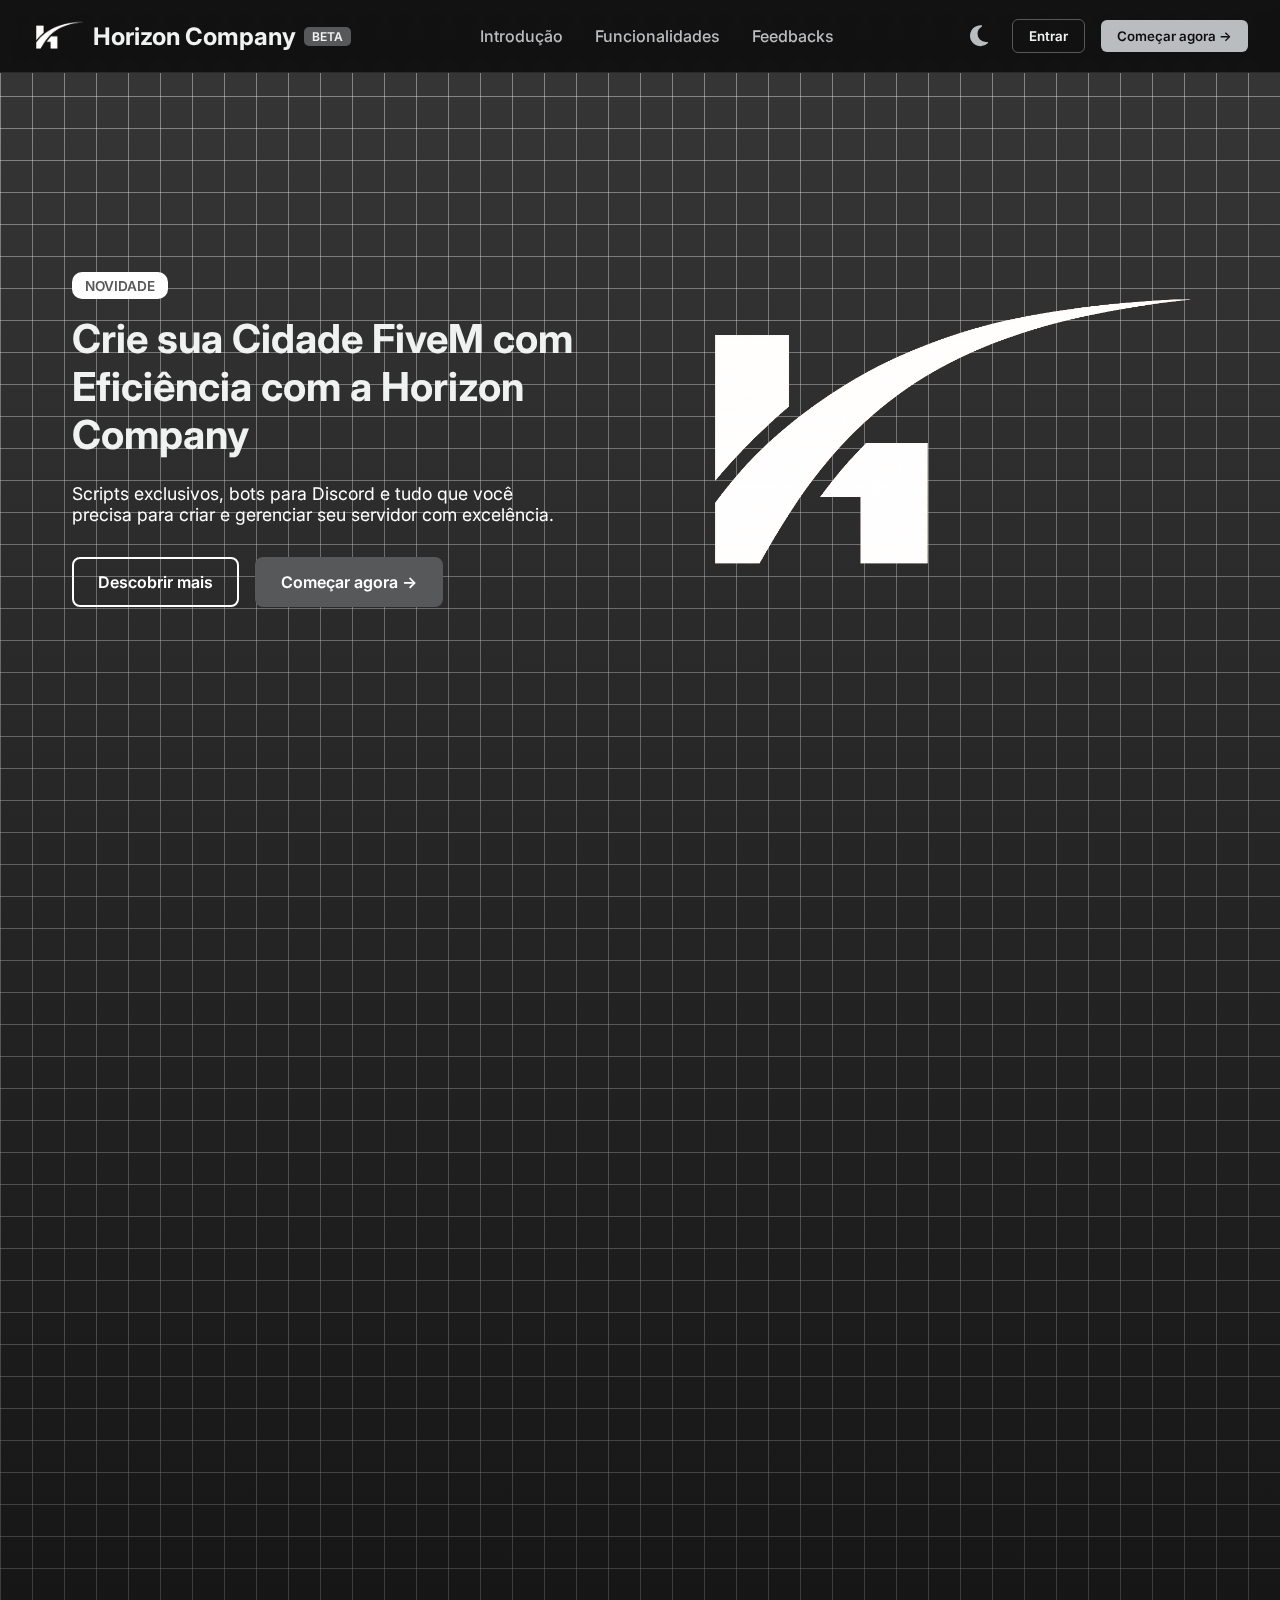
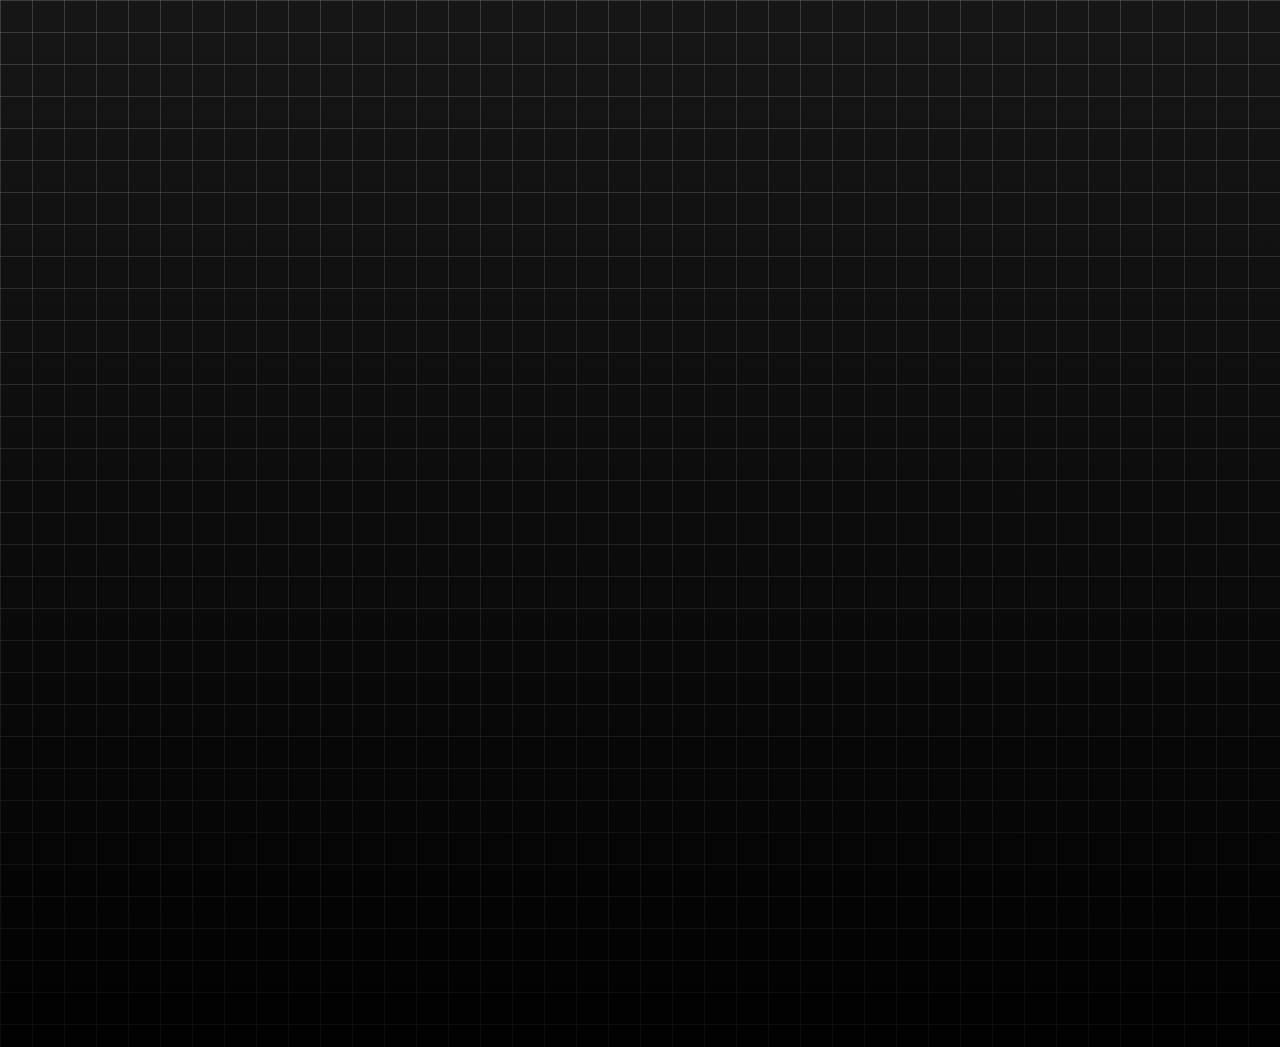
<file: index.html>
<!DOCTYPE html>
<html lang="pt-BR">

<head>
    <meta charset="UTF-8">
    <meta name="viewport" content="width=device-width, initial-scale=1.0">
    <link rel="icon" type="image/png" sizes="32x32" href="img/hori.png">
    <link rel="stylesheet" href="https://cdnjs.cloudflare.com/ajax/libs/font-awesome/6.4.0/css/all.min.css">
    <link rel="stylesheet" href="style.css">
    <link rel="stylesheet" href="https://fonts.googleapis.com/css2?family=Inter:wght@400;600;700&display=swap">
    <title>Horizon Company | Bots para Discord & FiveM</title>
</head>

<body class="dark">
    <header class="navbar">
        <div class="logo-container">
            <div class="logo">
                <img src="img/hori.png" alt="Horizon Company Logo">
                Horizon Company
                <span class="beta-badge">BETA</span>
            </div>
            <div class="logo-mobile">
                <img src="img/hori.png" alt="Horizon Company Logo">
            </div>
        </div>

        <nav class="nav-links">
            <a href="#intro">Introdução</a>
            <a href="#funcionalidades-anchor">Funcionalidades</a>
            <a href="#Feedbacks">Feedbacks</a>
        </nav>

        <div class="nav-buttons">
            <div class="desktop-theme-dropdown">
                <button class="theme-toggle" aria-label="Mudar tema">
                    <i class="fa-solid fa-moon"></i>
                </button>
                <div class="theme-options">
                    <button data-theme="dark"><i class="fa-solid fa-moon"></i> Escuro</button>
                    <button data-theme="light"><i class="fa-solid fa-sun"></i> Claro</button>
                </div>
            </div>
            <a href="login.html"><button class="btn-login">Entrar</button></a>
            <a href="sing-up.html"><button class="btn-signup">Começar agora →</button></a>
        </div>

        <div class="mobile-controls">
            <div class="theme-dropdown">
                <button class="theme-toggle" aria-label="Mudar tema">
                    <i class="fa-solid fa-moon"></i>
                </button>
                <div class="theme-options">
                    <button data-theme="dark"><i class="fa-solid fa-moon"></i> Escuro</button>
                    <button data-theme="light"><i class="fa-solid fa-sun"></i> Claro</button>
                </div>
            </div>
            <button class="menu-toggle" aria-label="Menu">☰</button>
        </div>
    </header>

    <section id="intro" class="container fade-in">
        <div class="feature-section">
            <div class="feature-content">
                <span class="badge">Novidade</span>
                <h1>Crie sua <span>Cidade FiveM</span> com Eficiência com a Horizon Company</h1>
                <p>Scripts exclusivos, bots para Discord e tudo que você precisa para criar e gerenciar seu servidor com
                    excelência.</p>
                <div class="buttons">
                    <a href="#saiba-mais" class="btn btn-outline">Descobrir mais</a>
                    <a href="#comecar-agora" class="btn btn-primary">Começar agora →</a>
                </div>
            </div>
            <div class="feature-image">
                <img class="feature-logo" src="img/hori.png" alt="Dashboard...">
            </div>
        </div>
    </section>
    <div id="funcionalidades-anchor" style="position: relative; top: -1px;"></div>
    <section id="funcionalidades" class="tickets-container fade-in rounded-2xl overflow-hidden">
        <div class="tickets-image">
            <img src="img/hori.png" alt="Exemplo de painel de tickets">
        </div>
        <div class="tickets-content">
            <span class="badge">FUNCIONALIDADES</span>
            <h2>Integrações Essenciais para seu Servidor RP</h2>
            <p class="tickets-description">
                Tenha acesso a soluções completas como bots para Discord, login via Steam, integração com banco de dados
                e ferramentas para desenvolver sua cidade com eficiência.
            </p>

            <div class="tickets-grid">
                <div class="ticket-card destaque">
                    <i class="fa-brands fa-discord"></i>
                    <h3>Bots para Discord</h3>
                    <p>Automatize seu servidor com bots inteligentes, comandos personalizados e integração com seu
                        FiveM.</p>
                </div>

                <div class="ticket-card">
                    <i class="fa-brands fa-steam"></i>
                    <h3>API de Login com Steam</h3>
                    <p>Implemente login via Steam para conectar seus jogadores com segurança e praticidade ao site.</p>
                </div>

                <div class="ticket-card">
                    <i class="fa-solid fa-database"></i>
                    <h3>Conexão Site - Banco de Dados</h3>
                    <p>Conecte seu site ao banco de dados da cidade e sincronize diamantes, usuários e permissões.</p>
                </div>

                <div class="ticket-card">
                    <i class="fa-solid fa-code icon"></i>
                    <h3>Desenvolvimento de Cidades</h3>
                    <p>Criação e personalização completa da sua cidade RP com sistemas exclusivos e responsivos.</p>
                </div>
            </div>
    </section>

    <section id="Feedbacks" class="testimonials fade-in">
        <h1 class="testimonials-title">O que dizem nossos clientes</h1>
        <div class="testimonial-grid">
            <div class="notification">
                <div class="notiglow"></div>
                <div class="notiborderglow"></div>
                <div class="notititle">Matheus, Liberty RP</div>
                <div class="notibody">Nunca foi tão fácil montar minha cidade RP. A Horizon entregou tudo pronto e
                    funcional!</div>
            </div>
            <div class="notification">
                <div class="notiglow"></div>
                <div class="notiborderglow"></div>
                <div class="notititle">Júlia, New World RP</div>
                <div class="notibody">O sistema de login via Steam é incrível! Simples de configurar e super seguro.
                </div>
            </div>
            <div class="notification">
                <div class="notiglow"></div>
                <div class="notiborderglow"></div>
                <div class="notititle">Renan, Favela Realista RP</div>
                <div class="notibody">Com os bots da Horizon, meu Discord virou profissional. Automação total!</div>
            </div>
            <div class="notification">
                <div class="notiglow"></div>
                <div class="notiborderglow"></div>
                <div class="notititle">Beatriz, Capital BR RP</div>
                <div class="notibody">A equipe da Horizon é super atenciosa. Me ajudaram do zero até lançar minha
                    cidade!</div>
            </div>
        </div>
    </section>


    <div class="mobile-menu-container">
        <nav class="mobile-nav-links">
            <a href="#intro">Introdução</a>
            <a href="#funcionalidades-anchor">Funcionalidades</a>
            <a href="#Feedbacks">Feedbacks</a>
        </nav>

        <hr class="menu-divider">

        <div class="mobile-menu-buttons">
            <button class="btn-login" onclick="window.location.href='login.html'">Entrar</button>
            <button class="btn-signup" onclick="window.location.href='sing-up.html'">Começar agora →</button>
        </div>
    </div>

    <script src="script.js"></script>
</body>

</html>
</file>
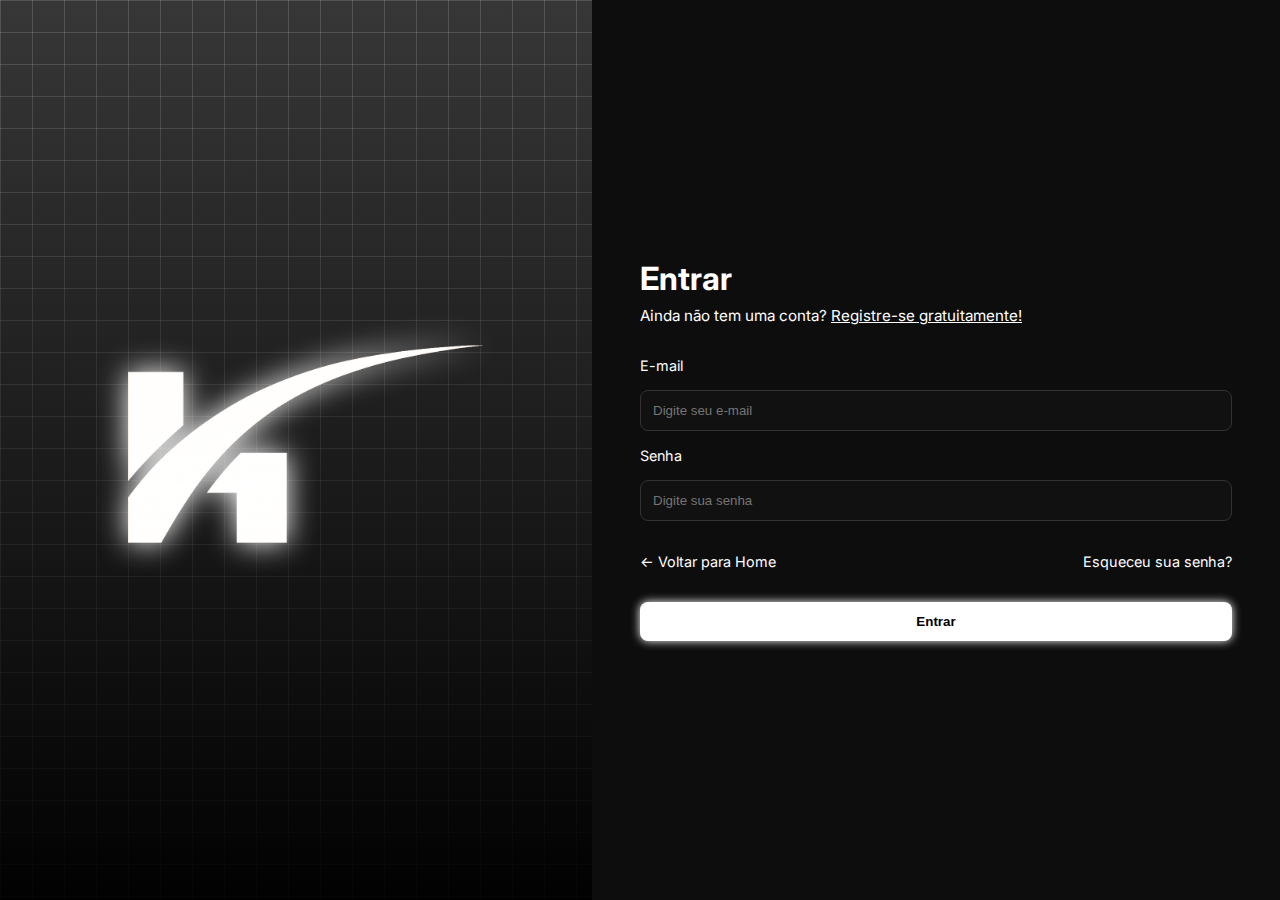
<file: login.html>
<!DOCTYPE html>
<html lang="pt-BR">
<head>
  <meta charset="UTF-8" />
  <meta name="viewport" content="width=device-width, initial-scale=1.0" />
  <title>Entrar</title>
  <link rel="stylesheet" href="sing.css" />
  <link href="https://fonts.googleapis.com/css2?family=Inter:wght@400;600;700&display=swap" rel="stylesheet" />
</head>
<body>
  <div class="container">
    <div class="logo-side">
      <img src="img/hori.png" alt="Sua Logo" />
    </div>
    <div class="form-side">
      <h1>Entrar</h1>
      <p>Ainda não tem uma conta? <a href="sing-up.html">Registre-se gratuitamente!</a></p>

      <form>
        <label for="email">E-mail</label>
        <input type="email" id="email" placeholder="Digite seu e-mail" required />

        <label for="senha">Senha</label>
        <input type="password" id="senha" placeholder="Digite sua senha" required />

        <!-- Links de navegação -->
        <div class="form-links">
          <a href="index.html" class="back-link">← Voltar para Home</a>
          <a href="#" class="forgot-link">Esqueceu sua senha?</a>
        </div>

        <button type="submit">Entrar</button>
      </form>
    </div>
  </div>
</body>
</html>
</file>
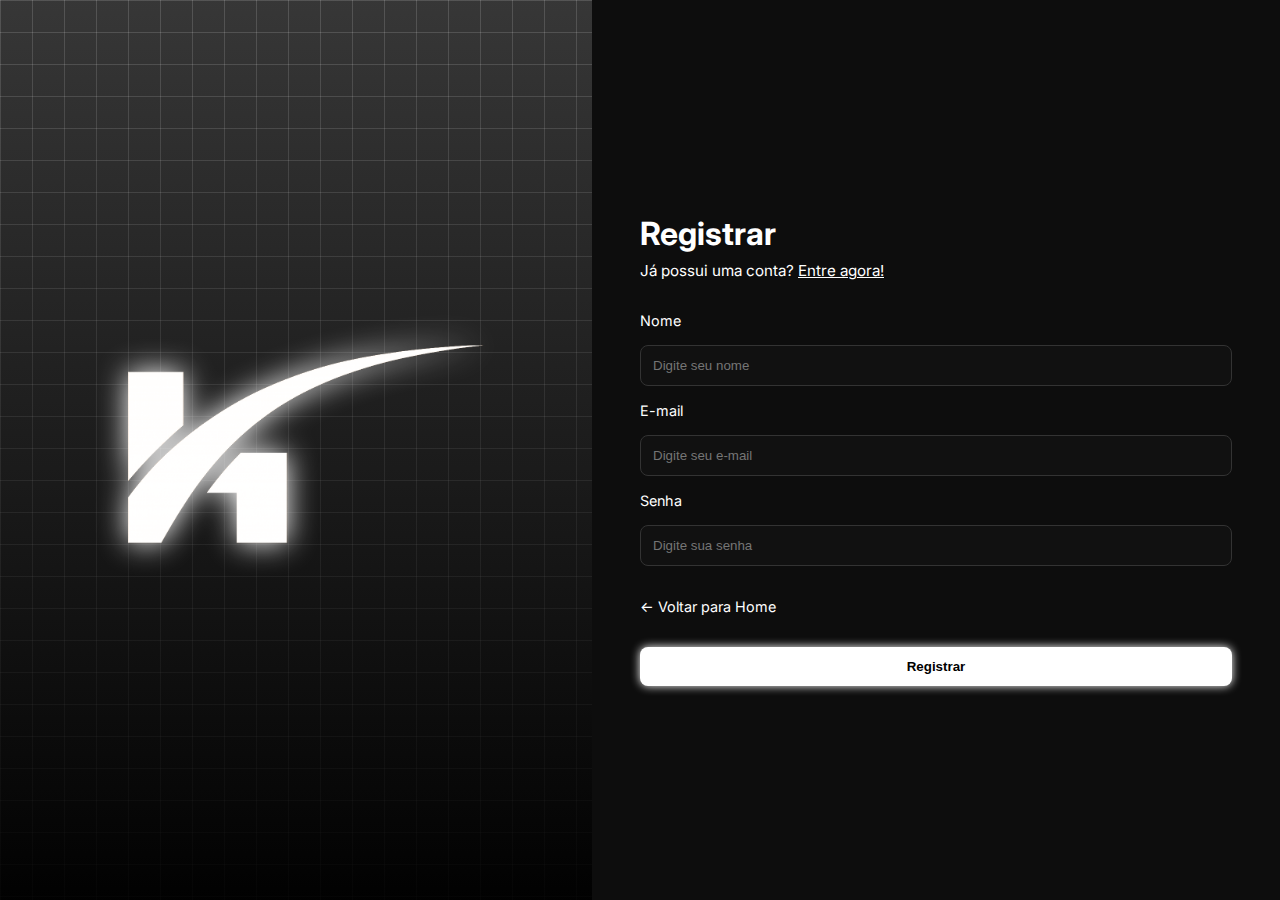
<file: sing-up.html>
<!DOCTYPE html>
<html lang="pt-BR">

<head>
    <meta charset="UTF-8" />
    <meta name="viewport" content="width=device-width, initial-scale=1.0" />
    <title>Registrar</title>
    <link rel="stylesheet" href="sing.css" />
    <link href="https://fonts.googleapis.com/css2?family=Inter:wght@400;600;700&display=swap" rel="stylesheet" />
</head>

<body>
    <div class="container">
        <div class="logo-side">
            <img src="img/hori.png" alt="Sua Logo" />
        </div>
        <div class="form-side">
            <h1>Registrar</h1>
            <p>Já possui uma conta? <a href="login.html">Entre agora!</a></p>
            <form>
                <label for="nome">Nome</label>
                <input type="text" id="nome" placeholder="Digite seu nome" required />

                <label for="email">E-mail</label>
                <input type="email" id="email" placeholder="Digite seu e-mail" required />

                <label for="senha">Senha</label>
                <input type="password" id="senha" placeholder="Digite sua senha" required />
                <div class="form-links">
                    <a href="index.html" class="back-link">← Voltar para Home</a>
                </div>
                <button type="submit">Registrar</button>
            </form>
        </div>
    </div>
</body>

</html>
</file>
<file: sing.css>
* {
  margin: 0;
  padding: 0;
  box-sizing: border-box;
}

body {
  font-family: 'Inter', sans-serif;
  background-color: #0d0d0d;
  color: white;
}

.container {
  display: flex;
  min-height: 100vh;
  flex-direction: row;
}

/* Lado da logo com grid quadriculado neon */
.logo-side {
  flex: 1;
  background-color: #0d0d0d;
  display: flex;
  align-items: center;
  justify-content: center;

  background-image:
    linear-gradient(to bottom, rgba(255, 255, 255, 0.171), rgba(0, 0, 0, 0.9)),
    linear-gradient(90deg, rgba(255, 255, 255, 0.15) 1px, transparent 1px),
    linear-gradient(to bottom, rgba(255, 255, 255, 0.15) 1px, transparent 1px);
  background-size: 100% 100%, 32px 32px, 32px 32px;
  background-repeat: no-repeat, repeat, repeat;
}

.logo-side img {
  width: 400px;
  max-width: 100%;
  filter: drop-shadow(0 0 15px white);
}

/* Formulário */
.form-side {
  flex: 1;
  background-color: #0d0d0d;
  padding: 4rem 3rem;
  display: flex;
  flex-direction: column;
  justify-content: center;
}

h1 {
  font-size: 2rem;
  margin-bottom: 0.5rem;
}

p {
  margin-bottom: 2rem;
  font-size: 0.95rem;
}

p a {
  color: white;
  text-decoration: underline;
}

form {
  display: flex;
  flex-direction: column;
  gap: 1rem;
}

label {
  font-size: 0.9rem;
}

input {
  padding: 12px;
  border-radius: 8px;
  border: 1px solid #333;
  background: #111;
  color: white;
  outline: none;
}

button {
  padding: 12px;
  border-radius: 8px;
  background: white;
  color: black;
  font-weight: bold;
  border: none;
  cursor: pointer;
  transition: 0.3s ease;
  box-shadow: 0 0 10px white;
}

button:hover {
  background-color: white;
}

/* Responsivo */
@media (max-width: 768px) {
  .container {
    flex-direction: column;
  }

  .logo-side {
    height: 200px;
  }

  .form-side {
    padding: 2rem;
  }
}

.form-links {
  display: flex;
  justify-content: space-between;
  align-items: center;
  margin: 1rem 0;
  font-size: 0.9rem;
}

.form-links a {
  color: white;
  text-decoration: none;
}

.form-links a:hover {
  text-decoration: underline;
}
</file>
<file: style.css>
/* Reset básico */
* {
    margin: 0;
    padding: 0;
    box-sizing: border-box;
    font-family: 'Inter', sans-serif;
}

/* scroll personalizado */
/* SCROLLBAR GERAL - TEMA ESCURO (padrão) */
::-webkit-scrollbar {
    width: 10px;
    height: 10px;
}

::-webkit-scrollbar-track {
    background: transparent;
}

::-webkit-scrollbar-thumb {
    background-color: #ffffff;
    border-radius: 10px;
    box-shadow: 0 0 10px #ffffffaa;
}

::-webkit-scrollbar-thumb:hover {
    background-color: #ffffffcc;
}

/* TEMA CLARO - SCROLLBAR ESCURA */
body.light ::-webkit-scrollbar {
    width: 10px;
    height: 10px;

}

body.light ::-webkit-scrollbar-thumb {
    border-radius: 10px;
    box-shadow: none;
}

body.light ::-webkit-scrollbar-thumb:hover {
    background-color: #000000cc;
}



body {
    /* Cor de fundo base */
    background-color: #0d0d0d;

    /* Gradiente vertical laranja escuro */
    background-image:
        linear-gradient(to bottom, rgba(255, 255, 255, 0.171), rgba(0, 0, 0, 0.9)),
        /* Linhas horizontais e verticais sutis (grid) */
        linear-gradient(90deg, rgba(255, 255, 255, 0.404) 1px, transparent 1px),
        linear-gradient(to bottom, rgba(255, 255, 255, 0.404) 1px, transparent 1px);

    /* Ajuste o espaçamento da grade conforme desejar */
    background-size: 100% 100%, 32px 32px, 32px 32px;

    /* Evita repetição do gradiente central */
    background-repeat: no-repeat, repeat, repeat;
}

.feature-logo {
    max-width: 100%;
    height: auto;
    border-radius: 12px;
}

/* Garantir que ela não some no mobile */
@media (max-width: 768px) {
    .feature-logo {
        display: block !important;
        max-width: 100%;
        height: auto;
    }
}


body.light {
    background-color: #F0F2F2;
    color: #0D0D0D;
    background-image:
        linear-gradient(to bottom, rgba(0, 0, 0, 0.363), rgba(240, 242, 242, 0.9)),
        /* Linhas pretas no tema claro */
        linear-gradient(90deg, rgba(0, 0, 0, 0.1) 1px, transparent 1px),
        linear-gradient(to bottom, rgba(0, 0, 0, 0.1) 1px, transparent 1px);
}

/* NavBar */
.navbar {
    display: flex;
    justify-content: space-between;
    align-items: center;
    padding: 1rem 2rem;
    background-color: rgba(13, 13, 13, 0.9);
    backdrop-filter: blur(10px);
    position: fixed;
    width: 100%;
    top: 0;
    z-index: 1000;
    border-bottom: 1px solid #2A2A2A;
    transition: background-color 0.3s, border-color 0.3s;
}

body.light .navbar {
    background-color: rgba(240, 242, 242, 0.9);
    border-bottom: 1px solid #BABDBF;
}

/* Logo Container */
.logo-container {
    display: flex;
    align-items: center;
    gap: 12px;
}

/* Logo */
.logo {
    display: flex;
    align-items: center;
    gap: 8px;
    font-size: 1.5rem;
    font-weight: 700;
    color: #F0F2F2;
    white-space: nowrap;
}

.logo-mobile {
    display: none;
    align-items: center;
}

body.light .logo {
    color: #0D0D0D;
}

.logo img {
    height: 32px;
    width: auto;
    transition: filter 0.3s ease;
}

/* Aplica a todas as logos no tema claro */
body.light img.logo,
body.light .logo img,
body.light .logo-mobile img {
    filter: brightness(0);
}


/* Beta Badge */
.beta-badge {
    background-color: #575859;
    color: #F0F2F2;
    font-size: 0.75rem;
    font-weight: 600;
    padding: 2px 8px;
    border-radius: 5px;
    text-transform: uppercase;
}

body.light .beta-badge {
    background-color: #BABDBF;
    color: #0D0D0D;
}

/* Mobile Controls */
.mobile-controls {
    display: none;
    align-items: center;
    gap: 1rem;
}

/* Theme Switcher */
.theme-dropdown {
    position: relative;
}

.theme-toggle {
    background: none;
    border: none;
    color: #BABDBF;
    font-size: 1.5rem;
    cursor: pointer;
    padding: 0.5rem;
    transition: transform 0.3s;
    display: flex;
    align-items: center;
}

.theme-toggle:hover {
    transform: rotate(30deg);
}

body.light .theme-toggle {
    color: #575859;
}

.theme-options {
    display: none;
    position: absolute;
    right: 0;
    top: 100%;
    background-color: #262626;
    border: 1px solid #575859;
    border-radius: 6px;
    min-width: 120px;
    z-index: 1001;
    overflow: hidden;
}

body.light .theme-options {
    background-color: #F0F2F2;
    border-color: #BABDBF;
}

.theme-options.show {
    display: block;
}

.theme-options button {
    width: 100%;
    padding: 0.75rem 1rem;
    text-align: left;
    background: none;
    border: none;
    color: #F0F2F2;
    cursor: pointer;
    transition: background-color 0.2s;
    display: flex;
    align-items: center;
    gap: 0.75rem;
    font-size: 0.9rem;
}

body.light .theme-options button {
    color: #0D0D0D;
}

.theme-options button:hover {
    background-color: #575859;
}

body.light .theme-options button:hover {
    background-color: #BABDBF;
}

/* Menu Toggle */
.menu-toggle {
    background: none;
    border: none;
    color: #F0F2F2;
    font-size: 1.5rem;
    cursor: pointer;
    display: flex;
    align-items: center;
    justify-content: center;
    padding: 0.5rem;
    transition: transform 0.3s;
}

body.light .menu-toggle {
    color: #0D0D0D;
}

/* Navigation Links */
.nav-links {
    display: flex;
    gap: 2rem;
}

.nav-links a {
    color: #BABDBF;
    text-decoration: none;
    font-weight: 500;
    transition: color 0.2s;
}

body.light .nav-links a {
    color: #575859;
}

.nav-links a:hover {
    color: #F0F2F2;
}

body.light .nav-links a:hover {
    color: #0D0D0D;
}

/* Action Buttons */
.nav-buttons {
    display: flex;
    align-items: center;
    gap: 1rem;
}

.btn-login {
    background: transparent;
    border: 1px solid #575859;
    color: #F0F2F2;
    padding: 8px 16px;
    border-radius: 6px;
    font-weight: 600;
    cursor: pointer;
    transition: all 0.2s;
}

body.light .btn-login {
    border-color: #BABDBF;
    color: #0D0D0D;
}

.btn-login:hover {
    background: rgba(87, 88, 89, 0.2);
}

body.light .btn-login:hover {
    background: rgba(186, 189, 191, 0.2);
}

.btn-signup {
    background: #BABDBF;
    border: none;
    color: #0D0D0D;
    padding: 8px 16px;
    border-radius: 6px;
    font-weight: 600;
    cursor: pointer;
    transition: all 0.2s;
}

body.light .btn-signup {
    background: #575859;
    color: #F0F2F2;
}

.btn-signup:hover {
    background: #F0F2F2;
}

body.light .btn-signup:hover {
    background: #262626;
}

/* Mobile Menu */
.mobile-menu-container {
    position: fixed;
    top: 72px;
    left: 0;
    width: 100%;
    background-color: rgba(13, 13, 13, 0.95);
    backdrop-filter: blur(10px);
    transform: translateY(-150%);
    transition: transform 0.3s ease;
    z-index: 999;
    padding: 1.5rem 0;
    display: flex;
    flex-direction: column;
    align-items: center;
}

body.light .mobile-menu-container {
    background-color: rgba(240, 242, 242, 0.95);
}

.mobile-menu-container.active {
    transform: translateY(0);
}

.mobile-nav-links {
    display: flex;
    flex-direction: column;
    gap: 1.5rem;
    width: 100%;
    padding: 0 2rem;
}

.mobile-nav-links a {
    color: #BABDBF;
    text-decoration: none;
    font-weight: 500;
    transition: color 0.2s;
    padding: 0.5rem 0;
    text-align: center;
}

body.light .mobile-nav-links a {
    color: #575859;
}

.mobile-menu-buttons {
    display: flex;
    flex-direction: column;
    gap: 1rem;
    width: 100%;
    padding: 0 2rem;
    margin-top: 1.5rem;
}

.menu-divider {
    width: 80%;
    height: 1px;
    background-color: #575859;
    margin: 1rem auto;
    border: none;
}

body.light .menu-divider {
    background-color: #BABDBF;
}

/* Responsive Design */
@media (max-width: 768px) {
    .mobile-controls {
        display: flex;
    }

    .logo {
        display: none;
    }

    .logo-mobile {
        display: flex;
    }

    .logo-mobile img {
        height: 30px;
    }

    .beta-badge {
        display: none;
    }

    .nav-links,
    .nav-buttons {
        display: none;
    }

    .desktop-theme-dropdown {
        display: none;
    }
}

@media (min-width: 769px) {

    .mobile-controls,
    .mobile-menu-container {
        display: none;
    }
}

/* NOVA SEÇÃO - PumaHelp */
.feature-section {
    display: flex;
    align-items: center;
    gap: 4rem;
    padding: 17rem 2rem 17rem;
    max-width: 1200px;
    margin: 0 auto;
}

.feature-content {
    flex: 1;
}

.feature-image {
    flex: 1;
    display: flex;
    justify-content: center;
}

.feature-image img {
    max-width: 100%;
    height: auto;
    border-radius: 12px;
}

.badge {
    display: inline-block;
    background-color: #ffffff;
    color: #575859;
    font-weight: 600;
    font-size: 0.85rem;
    padding: 0.35rem 0.8rem;
    border-radius: 10px;
    margin-bottom: 1rem;
    text-transform: uppercase;
}

.feature-section h1 {
    font-size: 2.5rem;
    font-weight: 700;
    line-height: 1.2;
    margin-bottom: 1.5rem;
    color: #F0F2F2;
}

body.light .feature-section h1 {
    color: #000000;
}

.feature-section p {
    font-size: 1.1rem;
    color: #000000;
    margin-bottom: 2rem;
    max-width: 90%;
}

body.light .feature-section h1 span {
    color: #575859;
}

body.light .feature-section p {
    color: #000000;
}

.feature-section p {
    color: #ffffff;
}

.buttons {
    display: flex;
    gap: 1rem;
}

.btn {
    display: inline-block;
    padding: 0.8rem 1.5rem;
    border-radius: 8px;
    font-weight: 600;
    text-decoration: none;
    transition: all 0.3s ease;
}

.btn-outline {
    border: 2px solid #ffffff;
    color: rgb(255, 255, 255);
    background-color: transparent;
}

body.light .btn-outline {
    border: 2px solid #575859;
    color: rgb(0, 0, 0);
    background-color: transparent;
}

.btn-outline:hover {
    background-color: #575859;
    border-color: #575859;
    color: white;
}

body.light .btn-outline:hover {
    background-color: #575859;
    border-color: #575859;
    color: white;
}

.btn-primary {
    background-color: #575859;
    color: white;
    border: 2px solid #575859;
}

.btn-primary:hover {
    background-color: white;
    border-color: white;
    color: #0D0D0D;
}

@media (max-width: 992px) {
    .feature-section {
        flex-direction: column;
        gap: 2rem;
        padding-top: 6rem;
    }

    .feature-content {
        order: 1;
        text-align: center;
    }

    .feature-image {
        order: 2;
    }

    .feature-section p {
        max-width: 100%;
        margin-left: auto;
        margin-right: auto;
    }


    .buttons {
        justify-content: center;
    }
}

@media (max-width: 576px) {
    .buttons {
        flex-direction: column;
    }

    .feature-section h1 {
        font-size: 2rem;
    }
}

#container2 {
    background-color: #F0F2F2;
    width: 100%;
    height: 40rem;
}

body.light #container2 {
    background-color: #000000;
    width: 100%;
    height: 40rem;
}

.section-reverse {
    flex-direction: row-reverse;
}

@media (max-width: 992px) {
    .section-reverse {
        flex-direction: column;
    }
}

/* Seção de Tickets com fundo escuro */
.tickets-container {
    display: flex;
    gap: 3rem;
    align-items: center;
    justify-content: center;
    background-color: #2a2a2a;
    border-radius: 24px;
    padding: 4rem 2rem;
    max-width: 1400px;
    margin: 8rem auto;
    flex-wrap: wrap;
}

@media (max-width: 768px) {
    .tickets-container {
        margin-top: -6rem; /* ou o valor que achar melhor */
        margin-bottom: 2rem; /* opcional */
        margin-left: auto;
        margin-right: auto;
    }
}


/* Imagem da esquerda */
.tickets-image {
    flex: 1;
    min-width: 300px;
    max-width: 600px;
    display: flex;
    justify-content: center;
}

.tickets-image img {
    width: 100%;
    border-radius: 16px;
}

/* Conteúdo com cards */
.tickets-content {
    flex: 1;
    min-width: 300px;
    color: #fff;
}

.tickets-content h2 {
    font-size: 2.5rem;
    margin-top: 0.5rem;
    color: #fff;
}

.tickets-description {
    font-size: 1.05rem;
    color: #ccc;
    margin: 1rem 0 2rem;
    max-width: 90%;
}

/* Cards em grid */
.tickets-grid {
    display: grid;
    gap: 1.5rem;
    grid-template-columns: repeat(auto-fit, minmax(250px, 1fr));
}

/* Cada card */
.ticket-card {
    border: 1px solid #2a2a2a;
    background-color: #0d0d0d;
    padding: 1.5rem;
    border-radius: 12px;
    transition: border 0.3s ease, transform 0.3s;
}

.ticket-card:hover {
    transform: translateY(-4px);
    border-color: #ffffff;
}

.ticket-card h3 {
    margin-top: 1rem;
    font-size: 1.2rem;
    color: #fff;
}

.ticket-card p {
    margin-top: 0.5rem;
    color: #babdbf;
    font-size: 0.95rem;
}

/* Ícones */
.ticket-card .icon {
    font-size: 1.4rem;
    color: #ffffff;
}

/* Responsivo */
@media (max-width: 992px) {
    .tickets-container {
        flex-direction: column;
        text-align: center;
        padding: 2rem 1rem;
    }

    .tickets-content {
        max-width: 100%;
    }

    .tickets-description {
        max-width: 100%;
    }
}

/* fundo claro section2 */

body.light .tickets-container {
    display: flex;
    gap: 3rem;
    align-items: center;
    justify-content: center;
    background-color: #000000;
    border-radius: 24px;
    padding: 4rem 2rem;
    max-width: 1400px;
    margin: 8rem auto;
    flex-wrap: wrap;
}

/* Imagem da esquerda */
.tickets-image {
    flex: 1;
    min-width: 300px;
    max-width: 600px;
    display: flex;
    justify-content: center;
}

.tickets-image img {
    width: 100%;
    border-radius: 16px;
}

/* Conteúdo com cards */
.tickets-content {
    flex: 1;
    min-width: 300px;
    color: #fff;
}

.tickets-content h2 {
    font-size: 2.5rem;
    margin-top: 0.5rem;
    color: #fff;
}

.tickets-description {
    font-size: 1.05rem;
    color: #ccc;
    margin: 1rem 0 2rem;
    max-width: 90%;
}

/* Cards em grid */
.tickets-grid {
    display: grid;
    gap: 1.5rem;
    grid-template-columns: repeat(auto-fit, minmax(250px, 1fr));
}

/* Cada card */
.ticket-card {
    border: 1px solid #2a2a2a;
    background-color: #575859;
    padding: 1.5rem;
    border-radius: 12px;
    transition: border 0.3s ease, transform 0.3s;
}

.ticket-card:hover {
    transform: translateY(-4px);
    border-color: #ffffff;
}

.ticket-card h3 {
    margin-top: 1rem;
    font-size: 1.2rem;
    color: #fff;
}

.ticket-card p {
    margin-top: 0.5rem;
    color: #babdbf;
    font-size: 0.95rem;
}

/* Ícones */
.ticket-card .icon {
    font-size: 1.4rem;
    color: #ffffff;
}

/* Responsivo */
@media (max-width: 992px) {
    .tickets-container {
        flex-direction: column;
        text-align: center;
        padding: 2rem 1rem;
    }

    .tickets-content {
        max-width: 100%;
    }

    .tickets-description {
        max-width: 100%;
    }
}

.scroll-reveal {
    opacity: 0;
    transform: translateY(20px);
    transition: opacity 0.8s ease-out, transform 0.8s ease-out;
}

.scroll-reveal.revealed {
    opacity: 1;
    transform: translateY(0);
}

.fade-in {
  opacity: 0;
  transform: translateY(30px);
  transition: opacity 0.6s ease, transform 0.6s ease;
  will-change: opacity, transform;
}

.fade-in.visible {
  opacity: 1;
  transform: translateY(0);
}

/* notifys */ 


.testimonial-grid {
  display: grid;
  grid-template-columns: repeat(auto-fit, minmax(250px, 1fr));
  gap: 4rem;
  max-width: 800px;
  margin: 0 auto;
}

.notification {
  display: flex;
  flex-direction: column;
  isolation: isolate;
  position: relative;
  margin-top: 2%;
  width: 18rem;
  height: 8rem;
  background: #29292c;
  border-radius: 1rem;
  overflow: hidden;
  font-family: 'Gill Sans', 'Gill Sans MT', Calibri, 'Trebuchet MS', sans-serif;
  font-size: 16px;
  --gradient: linear-gradient(to bottom, #ffffff, #7d7d7e, #302f30);
  --color: white
}

.notification:before {
  position: absolute;
  content: "";
  inset: 0.0625rem;
  border-radius: 0.9375rem;
  background: #18181b;
  z-index: 2
}

.notification:after {
  position: absolute;
  content: "";
  width: 0.25rem;
  inset: 0.65rem auto 0.65rem 0.5rem;
  border-radius: 0.125rem;
  background: var(--gradient);
  transition: transform 300ms ease;
  z-index: 4;
}

.notification:hover:after {
  transform: translateX(0.15rem)
}

.notititle {
  color: var(--color);
  padding: 0.65rem 0.25rem 0.4rem 1.25rem;
  font-weight: 500;
  font-size: 1.1rem;
  transition: transform 300ms ease;
  z-index: 5;
}

.notification:hover .notititle {
  transform: translateX(0.15rem)
}

.notibody {
  color: #99999d;
  padding: 0 1.25rem;
  transition: transform 300ms ease;
  z-index: 5;
}

.notification:hover .notibody {
  transform: translateX(0.25rem)
}

.notiglow,
.notiborderglow {
  position: absolute;
  width: 20rem;
  height: 20rem;
  transform: translate(-50%, -50%);
  background: radial-gradient(circle closest-side at center, white, transparent);
  opacity: 0;
  transition: opacity 300ms ease;
}

.notiglow {
  z-index: 3;
}

.notiborderglow {
  z-index: 1;
}

.notification:hover .notiglow {
  opacity: 0.1
}

.notification:hover .notiborderglow {
  opacity: 0.1
}

.note {
  color: var(--color);
  position: fixed;
  top: 80%;
  left: 50%;
  transform: translateX(-50%);
  text-align: center;
  font-size: 0.9rem;
  width: 75%;
}

.testimonials {
  max-width: 1200px;
  margin: 10rem auto;
  padding: 0 1rem;
  text-align: center;
  margin-top: 20%;
}

.testimonials-title {
  font-size: 2.5rem;
  color: #ffffff;
  margin-bottom: 3rem;
  border-left: solid 10px #ffffff;
  border-right: solid 10px #ffffff;
}

body.light .testimonials-title {
  color: #0d0d0d;
}

.testimonial-grid {
  display: grid;
  gap: 2rem;
  grid-template-columns: repeat(2, 1fr);
  justify-items: center;
}

@media (max-width: 768px) {
  .testimonial-grid {
    grid-template-columns: 1fr;
  }
}
</file>
